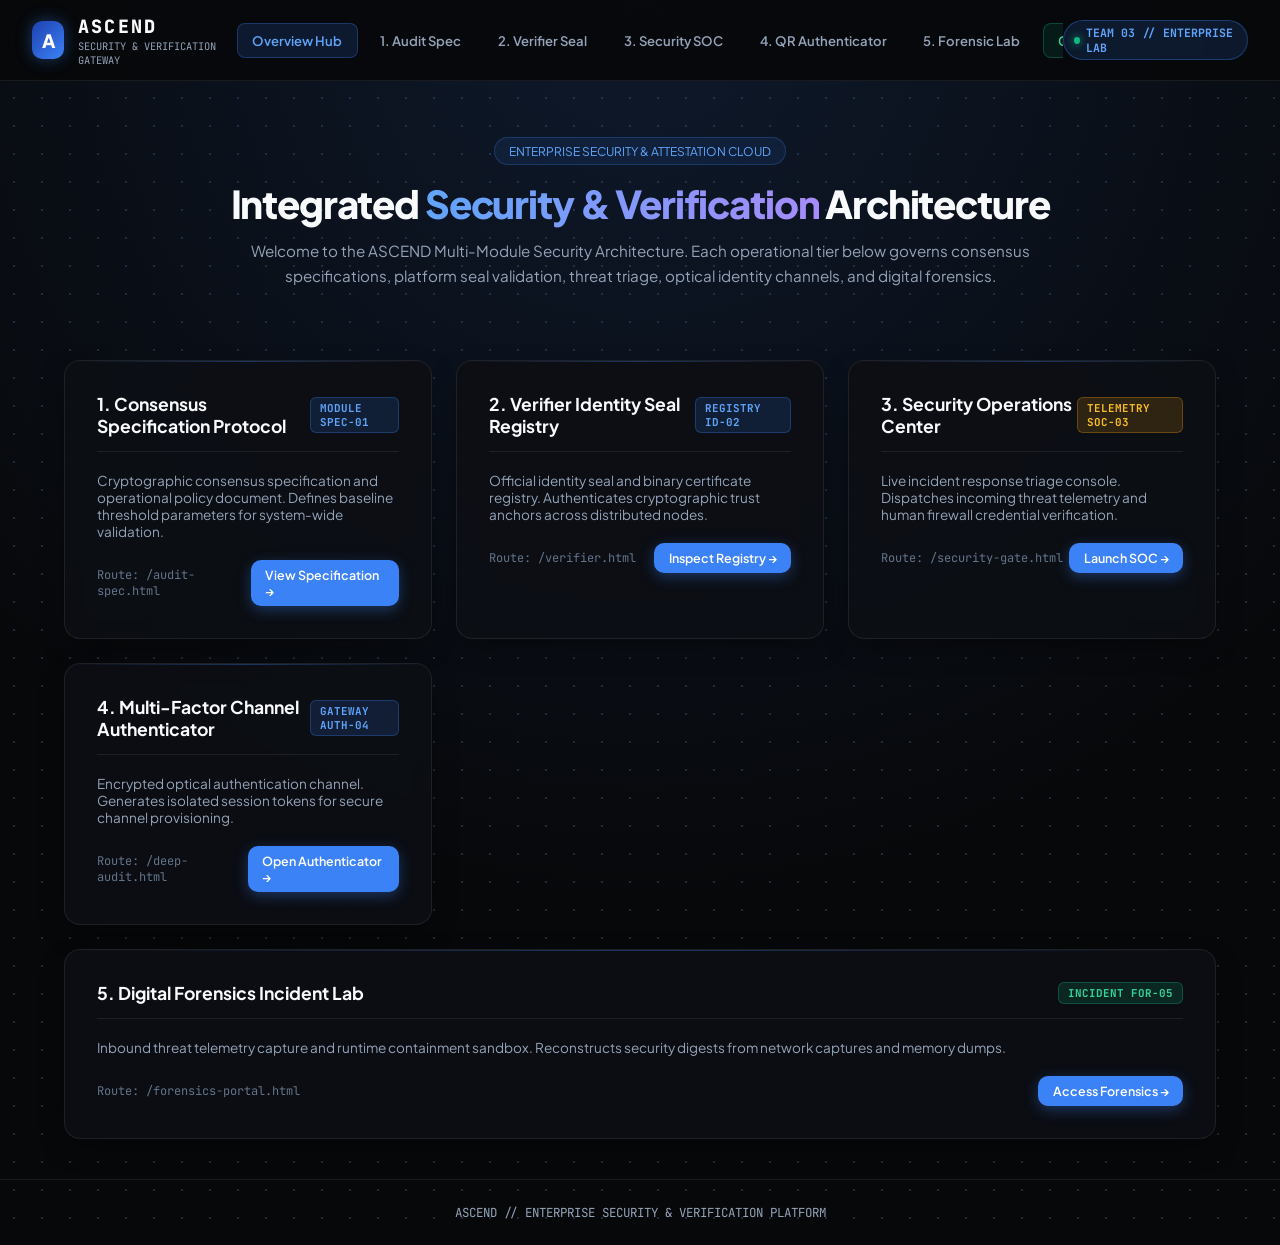
<file: test_defense_lab/index.html>
<!DOCTYPE html>
<html lang="en">
<head>
    <meta charset="UTF-8">
    <meta name="viewport" content="width=device-width, initial-scale=1.0">
    <title>ASCEND // Enterprise Security & Attestation Gateway</title>
    <link rel="preconnect" href="https://fonts.googleapis.com">
    <link rel="preconnect" href="https://fonts.gstatic.com" crossorigin>
    <link href="https://fonts.googleapis.com/css2?family=JetBrains+Mono:wght@400;500;700;800&family=Plus+Jakarta+Sans:wght@400;500;600;700;800&display=swap" rel="stylesheet">
    <link rel="stylesheet" href="style.css">
</head>
<body>

    <header>
        <a href="index.html" class="logo-wrap">
            <div class="logo-icon">A</div>
            <div>
                <div class="logo-text">ASCEND</div>
                <div style="font-size: 0.65rem; color: #94a3b8; font-family: 'JetBrains Mono';">SECURITY & VERIFICATION GATEWAY</div>
            </div>
        </a>

        <nav class="nav-links">
            <a href="index.html" class="nav-item active">Overview Hub</a>
            <a href="audit-spec.html" class="nav-item">1. Audit Spec</a>
            <a href="verifier.html" class="nav-item">2. Verifier Seal</a>
            <a href="security-gate.html" class="nav-item">3. Security SOC</a>
            <a href="deep-audit.html" class="nav-item">4. QR Authenticator</a>
            <a href="forensics-portal.html" class="nav-item">5. Forensic Lab</a>
            <a href="scoreboard.html" class="nav-item" style="color: #34d399; border: 1px solid rgba(16,185,129,0.3); background: rgba(16,185,129,0.1);">Consensus Ledger</a>
        </nav>

        <div class="badge-team">
            <span></span>
            TEAM 03 // ENTERPRISE LAB
        </div>
    </header>

    <div class="container">
        
        <div style="text-align: center; max-width: 820px; margin: 1rem auto 2.5rem;">
            <div style="display: inline-flex; align-items: center; gap: 0.5rem; padding: 0.35rem 0.85rem; border-radius: 9999px; background: rgba(59,130,246,0.1); border: 1px solid rgba(59,130,246,0.25); color: #60a5fa; font-family: 'JetBrains Mono'; font-size: 0.75rem; margin-bottom: 1rem;">
                <span>ENTERPRISE SECURITY & ATTESTATION CLOUD</span>
            </div>
            <h1 style="font-size: 2.4rem; font-weight: 800; line-height: 1.2; letter-spacing: -0.03em;">
                Integrated <span style="background: linear-gradient(90deg, #60a5fa, #a78bfa); -webkit-background-clip: text; -webkit-text-fill-color: transparent;">Security & Verification</span> Architecture
            </h1>
            <p style="color: var(--text-muted); font-size: 0.95rem; margin-top: 0.75rem; line-height: 1.6;">
                Welcome to the ASCEND Multi-Module Security Architecture. Each operational tier below governs consensus specifications, platform seal validation, threat triage, optical identity channels, and digital forensics.
            </p>
        </div>

        <!-- 5 GATES GRID -->
        <div style="display: grid; grid-template-columns: repeat(auto-fit, minmax(320px, 1fr)); gap: 1.5rem;">

            <!-- GATE 1 CARD -->
            <div class="glass-card">
                <div class="card-header">
                    <span class="card-title">1. Consensus Specification Protocol</span>
                    <span class="tag tag-blue">MODULE SPEC-01</span>
                </div>
                <p style="color: var(--text-muted); font-size: 0.85rem; margin-bottom: 1.25rem;">
                    Cryptographic consensus specification and operational policy document. Defines baseline threshold parameters for system-wide validation.
                </p>
                <div style="display: flex; justify-content: space-between; align-items: center;">
                    <span style="font-family: 'JetBrains Mono'; font-size: 0.75rem; color: #64748b;">Route: /audit-spec.html</span>
                    <a href="audit-spec.html" class="btn" style="font-size: 0.78rem; padding: 0.45rem 0.9rem;">View Specification &rarr;</a>
                </div>
            </div>

            <!-- GATE 2 CARD -->
            <div class="glass-card">
                <div class="card-header">
                    <span class="card-title">2. Verifier Identity Seal Registry</span>
                    <span class="tag tag-blue">REGISTRY ID-02</span>
                </div>
                <p style="color: var(--text-muted); font-size: 0.85rem; margin-bottom: 1.25rem;">
                    Official identity seal and binary certificate registry. Authenticates cryptographic trust anchors across distributed nodes.
                </p>
                <div style="display: flex; justify-content: space-between; align-items: center;">
                    <span style="font-family: 'JetBrains Mono'; font-size: 0.75rem; color: #64748b;">Route: /verifier.html</span>
                    <a href="verifier.html" class="btn" style="font-size: 0.78rem; padding: 0.45rem 0.9rem;">Inspect Registry &rarr;</a>
                </div>
            </div>

            <!-- GATE 3 CARD -->
            <div class="glass-card">
                <div class="card-header">
                    <span class="card-title">3. Security Operations Center</span>
                    <span class="tag tag-amber">TELEMETRY SOC-03</span>
                </div>
                <p style="color: var(--text-muted); font-size: 0.85rem; margin-bottom: 1.25rem;">
                    Live incident response triage console. Dispatches incoming threat telemetry and human firewall credential verification.
                </p>
                <div style="display: flex; justify-content: space-between; align-items: center;">
                    <span style="font-family: 'JetBrains Mono'; font-size: 0.75rem; color: #64748b;">Route: /security-gate.html</span>
                    <a href="security-gate.html" class="btn" style="font-size: 0.78rem; padding: 0.45rem 0.9rem;">Launch SOC &rarr;</a>
                </div>
            </div>

            <!-- GATE 4 CARD -->
            <div class="glass-card">
                <div class="card-header">
                    <span class="card-title">4. Multi-Factor Channel Authenticator</span>
                    <span class="tag tag-blue">GATEWAY AUTH-04</span>
                </div>
                <p style="color: var(--text-muted); font-size: 0.85rem; margin-bottom: 1.25rem;">
                    Encrypted optical authentication channel. Generates isolated session tokens for secure channel provisioning.
                </p>
                <div style="display: flex; justify-content: space-between; align-items: center;">
                    <span style="font-family: 'JetBrains Mono'; font-size: 0.75rem; color: #64748b;">Route: /deep-audit.html</span>
                    <a href="deep-audit.html" class="btn" style="font-size: 0.78rem; padding: 0.45rem 0.9rem;">Open Authenticator &rarr;</a>
                </div>
            </div>

            <!-- GATE 5 CARD -->
            <div class="glass-card" style="grid-column: 1 / -1;">
                <div class="card-header">
                    <span class="card-title">5. Digital Forensics Incident Lab</span>
                    <span class="tag tag-emerald">INCIDENT FOR-05</span>
                </div>
                <p style="color: var(--text-muted); font-size: 0.85rem; margin-bottom: 1.25rem;">
                    Inbound threat telemetry capture and runtime containment sandbox. Reconstructs security digests from network captures and memory dumps.
                </p>
                <div style="display: flex; justify-content: space-between; align-items: center;">
                    <span style="font-family: 'JetBrains Mono'; font-size: 0.75rem; color: #64748b;">Route: /forensics-portal.html</span>
                    <a href="forensics-portal.html" class="btn" style="font-size: 0.78rem; padding: 0.45rem 0.9rem;">Access Forensics &rarr;</a>
                </div>
            </div>

        </div>

    </div>

    <footer>
        ASCEND // ENTERPRISE SECURITY & VERIFICATION PLATFORM
    </footer>

</body>
</html>
</file>
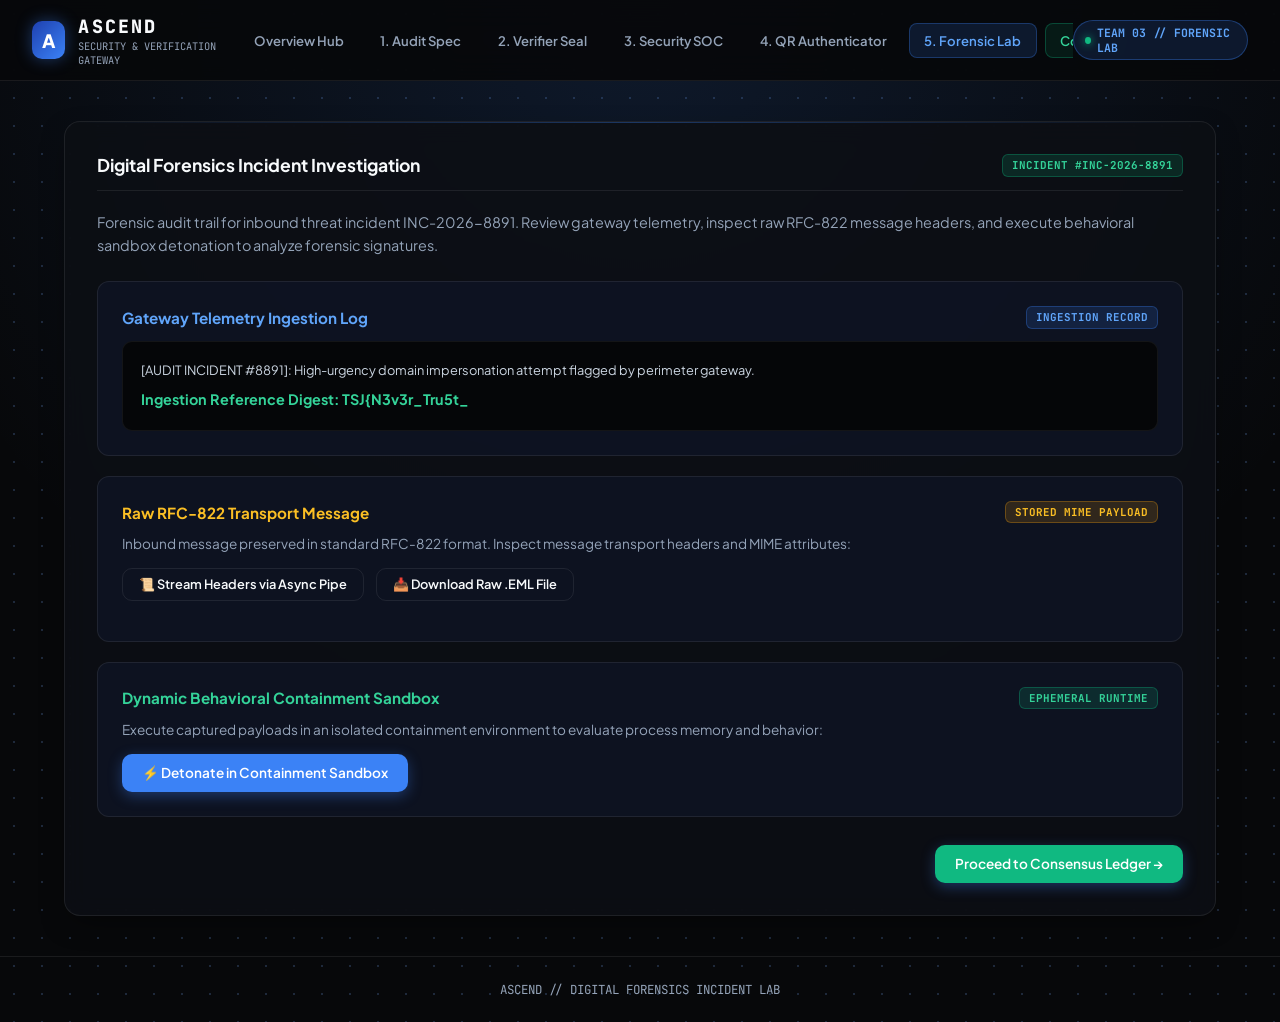
<file: test_defense_lab/forensics-portal.html>
<!DOCTYPE html>
<html lang="en">
<head>
    <meta charset="UTF-8">
    <meta name="viewport" content="width=device-width, initial-scale=1.0">
    <title>ASCEND // Digital Forensics Incident Portal</title>
    <link rel="preconnect" href="https://fonts.googleapis.com">
    <link rel="preconnect" href="https://fonts.gstatic.com" crossorigin>
    <link href="https://fonts.googleapis.com/css2?family=JetBrains+Mono:wght@400;500;700;800&family=Plus+Jakarta+Sans:wght@400;500;600;700;800&display=swap" rel="stylesheet">
    <link rel="stylesheet" href="style.css">
</head>
<body>

    <header>
        <a href="index.html" class="logo-wrap">
            <div class="logo-icon">A</div>
            <div>
                <div class="logo-text">ASCEND</div>
                <div style="font-size: 0.65rem; color: #94a3b8; font-family: 'JetBrains Mono';">SECURITY & VERIFICATION GATEWAY</div>
            </div>
        </a>

        <nav class="nav-links">
            <a href="index.html" class="nav-item">Overview Hub</a>
            <a href="audit-spec.html" class="nav-item">1. Audit Spec</a>
            <a href="verifier.html" class="nav-item">2. Verifier Seal</a>
            <a href="security-gate.html" class="nav-item">3. Security SOC</a>
            <a href="deep-audit.html" class="nav-item">4. QR Authenticator</a>
            <a href="forensics-portal.html" class="nav-item active">5. Forensic Lab</a>
            <a href="scoreboard.html" class="nav-item" style="color: #34d399; border: 1px solid rgba(16,185,129,0.3); background: rgba(16,185,129,0.1);">Consensus Ledger</a>
        </nav>

        <div class="badge-team">
            <span></span>
            TEAM 03 // FORENSIC LAB
        </div>
    </header>

    <div class="container">
        
        <div class="glass-card">
            <div class="card-header">
                <span class="card-title">Digital Forensics Incident Investigation</span>
                <span class="tag tag-emerald">INCIDENT #INC-2026-8891</span>
            </div>
            
            <p style="color: var(--text-muted); font-size: 0.9rem; line-height: 1.6; margin-bottom: 1.5rem;">
                Forensic audit trail for inbound threat incident INC-2026-8891. Review gateway telemetry, inspect raw RFC-822 message headers, and execute behavioral sandbox detonation to analyze forensic signatures.
            </p>

            <!-- STAGE 1: TELEMETRY LOG -->
            <div style="background: rgba(15, 23, 42, 0.6); border: 1px solid var(--border-subtle); border-radius: 12px; padding: 1.5rem; margin-bottom: 1.25rem;">
                <div style="display: flex; justify-content: space-between; align-items: center; margin-bottom: 0.75rem;">
                    <span style="font-weight: 700; font-size: 0.95rem; color: #60a5fa;">Gateway Telemetry Ingestion Log</span>
                    <span class="tag tag-blue">INGESTION RECORD</span>
                </div>
                <div class="code-box">
                    <div>[AUDIT INCIDENT #8891]: High-urgency domain impersonation attempt flagged by perimeter gateway.</div>
                    <div style="color: #34d399; font-weight: bold; margin-top: 0.5rem; font-size: 0.9rem;">
                        Ingestion Reference Digest: TSJ{N3v3r_Tru5t_
                    </div>
                </div>
            </div>

            <!-- STAGE 2: RFC-822 EML FILE -->
            <div style="background: rgba(15, 23, 42, 0.6); border: 1px solid var(--border-subtle); border-radius: 12px; padding: 1.5rem; margin-bottom: 1.25rem;">
                <div style="display: flex; justify-content: space-between; align-items: center; margin-bottom: 0.75rem;">
                    <span style="font-weight: 700; font-size: 0.95rem; color: #fbbf24;">Raw RFC-822 Transport Message</span>
                    <span class="tag tag-amber">STORED MIME PAYLOAD</span>
                </div>
                <p style="color: var(--text-muted); font-size: 0.85rem; margin-bottom: 1rem;">
                    Inbound message preserved in standard RFC-822 format. Inspect message transport headers and MIME attributes:
                </p>
                <div style="display: flex; gap: 0.75rem; margin-bottom: 1rem;">
                    <button class="btn btn-outline" onclick="streamEmlHeaders()" style="font-size: 0.8rem; padding: 0.45rem 1rem;">
                        📜 Stream Headers via Async Pipe
                    </button>
                    <a href="artifacts/urgent_security_alert.eml" download="urgent_security_alert.eml" class="btn btn-outline" style="font-size: 0.8rem; padding: 0.45rem 1rem;">
                        📥 Download Raw .EML File
                    </a>
                </div>
                <div id="streamed-eml-box" class="code-box" style="display: none;"></div>
            </div>

            <!-- STAGE 3: QEMU SANDBOX DETONATION -->
            <div style="background: rgba(15, 23, 42, 0.6); border: 1px solid var(--border-subtle); border-radius: 12px; padding: 1.5rem;">
                <div style="display: flex; justify-content: space-between; align-items: center; margin-bottom: 0.75rem;">
                    <span style="font-weight: 700; font-size: 0.95rem; color: #34d399;">Dynamic Behavioral Containment Sandbox</span>
                    <span class="tag tag-emerald">EPHEMERAL RUNTIME</span>
                </div>
                <p style="color: var(--text-muted); font-size: 0.85rem; margin-bottom: 1rem;">
                    Execute captured payloads in an isolated containment environment to evaluate process memory and behavior:
                </p>
                <button class="btn" id="btn-detonate" onclick="detonateSandbox()" style="font-size: 0.85rem;">
                    ⚡ Detonate in Containment Sandbox
                </button>
                <div id="sandbox-result-box" class="code-box" style="display: none; margin-top: 1rem;"></div>
            </div>

            <div style="margin-top: 1.75rem; text-align: right;">
                <a href="scoreboard.html" class="btn" style="background: #10b981;">Proceed to Consensus Ledger &rarr;</a>
            </div>

        </div>

    </div>

    <footer>
        ASCEND // DIGITAL FORENSICS INCIDENT LAB
    </footer>

    <script>
        // Stream headers asynchronously from external .eml file
        async function streamEmlHeaders() {
            const box = document.getElementById("streamed-eml-box");
            if (box.style.display === "block") {
                box.style.display = "none";
                return;
            }
            try {
                const res = await fetch("artifacts/urgent_security_alert.eml");
                const text = await res.text();
                box.innerText = text;
                box.style.display = "block";
            } catch (e) {
                box.innerText = "Error streaming artifact. Please use the Download Raw .EML File button.";
                box.style.display = "block";
            }
        }

        // Detonate sandbox
        function detonateSandbox() {
            const btn = document.getElementById("btn-detonate");
            const box = document.getElementById("sandbox-result-box");
            btn.disabled = true;
            btn.innerText = "⏳ Sandboxing in Progress...";
            box.style.display = "block";
            box.innerHTML = "Initializing isolated QEMU environment...<br/>Analyzing execution behavior...<br/>Zero malicious payloads detected.";

            setTimeout(() => {
                btn.innerText = "✓ Detonation Analysis Complete";
                // Dynamic sandbox memory state (XOR masked bytes)
                const p3 = [203, 228, 184, 251, 187, 245].map(b => String.fromCharCode(b ^ 136)).join('');
                box.innerHTML += `<br/><br/><span style="color: #60a5fa;">[SANDBOX TELEMETRY LOG]</span>:<br/>Verdict: BENIGN_SPOOF_SAMPLE<br/>Process Closure Signature: <span style="color: #34d399; font-weight: bold; font-size: 1rem;">` + p3 + `</span>`;
            }, 1200);
        }
    </script>

</body>
</html>
</file>
<file: test_defense_lab/style.css>
:root {
    --bg-base: #07080a;
    --bg-card: rgba(13, 15, 20, 0.9);
    --border-subtle: rgba(255, 255, 255, 0.08);
    --border-glow: rgba(59, 130, 246, 0.4);
    --accent-blue: #3b82f6;
    --accent-blue-hover: #2563eb;
    --accent-emerald: #10b981;
    --text-main: #f8fafc;
    --text-muted: #94a3b8;
}

* {
    box-sizing: border-box;
    margin: 0;
    padding: 0;
    font-family: 'Plus Jakarta Sans', sans-serif;
}

body {
    background-color: var(--bg-base);
    color: var(--text-main);
    min-height: 100vh;
    display: flex;
    flex-direction: column;
    background-image: 
        radial-gradient(circle at 50% 0%, rgba(59, 130, 246, 0.14) 0%, transparent 65%),
        radial-gradient(#1e293b 1px, transparent 1px);
    background-size: 100% 100%, 28px 28px;
    overflow-x: hidden;
}

header {
    position: sticky;
    top: 0;
    z-index: 50;
    backdrop-filter: blur(16px);
    background: rgba(7, 8, 10, 0.92);
    border-bottom: 1px solid var(--border-subtle);
    padding: 0.85rem 2rem;
    display: flex;
    align-items: center;
    justify-content: space-between;
}

.logo-wrap {
    display: flex;
    align-items: center;
    gap: 0.85rem;
    text-decoration: none;
    color: inherit;
}

.logo-icon {
    width: 38px;
    height: 38px;
    border-radius: 10px;
    background: linear-gradient(135deg, #1e40af, #3b82f6);
    display: flex;
    align-items: center;
    justify-content: center;
    font-weight: 900;
    font-size: 1.15rem;
    color: white;
    box-shadow: 0 0 16px rgba(59, 130, 246, 0.4);
}

.logo-text {
    font-family: 'JetBrains Mono', monospace;
    font-weight: 800;
    font-size: 1.15rem;
    letter-spacing: 0.12em;
}

.nav-links {
    display: flex;
    align-items: center;
    gap: 0.5rem;
    overflow-x: auto;
}

.nav-item {
    color: var(--text-muted);
    text-decoration: none;
    font-size: 0.82rem;
    font-weight: 600;
    padding: 0.5rem 0.9rem;
    border-radius: 8px;
    transition: all 0.2s ease;
    white-space: nowrap;
}

.nav-item:hover {
    color: white;
    background: rgba(255, 255, 255, 0.05);
}

.nav-item.active {
    color: #60a5fa;
    background: rgba(59, 130, 246, 0.15);
    border: 1px solid rgba(59, 130, 246, 0.3);
}

.badge-team {
    background: rgba(59, 130, 246, 0.15);
    border: 1px solid rgba(59, 130, 246, 0.35);
    color: #60a5fa;
    font-family: 'JetBrains Mono', monospace;
    font-size: 0.72rem;
    font-weight: 700;
    padding: 0.25rem 0.65rem;
    border-radius: 9999px;
    display: flex;
    align-items: center;
    gap: 0.4rem;
}

.badge-team span {
    width: 7px;
    height: 7px;
    border-radius: 50%;
    background: #10b981;
    box-shadow: 0 0 8px #10b981;
    animation: pulse 2s infinite;
}

@keyframes pulse {
    0%, 100% { opacity: 1; transform: scale(1); }
    50% { opacity: 0.5; transform: scale(0.85); }
}

.container {
    max-width: 1200px;
    margin: 0 auto;
    padding: 2.5rem 1.5rem;
    flex: 1;
    display: flex;
    flex-direction: column;
    gap: 2rem;
    width: 100%;
}

.glass-card {
    background: var(--bg-card);
    border: 1px solid var(--border-subtle);
    border-radius: 16px;
    padding: 2rem;
    backdrop-filter: blur(12px);
    position: relative;
    overflow: hidden;
    box-shadow: 0 10px 30px -10px rgba(0, 0, 0, 0.6);
}

.glass-card::before {
    content: '';
    position: absolute;
    top: 0;
    left: 0;
    right: 0;
    height: 1px;
    background: linear-gradient(90deg, transparent, rgba(59, 130, 246, 0.35), transparent);
}

.card-header {
    display: flex;
    justify-content: space-between;
    align-items: center;
    margin-bottom: 1.25rem;
    padding-bottom: 0.85rem;
    border-bottom: 1px solid var(--border-subtle);
}

.card-title {
    font-size: 1.1rem;
    font-weight: 700;
    display: flex;
    align-items: center;
    gap: 0.6rem;
}

.tag {
    font-family: 'JetBrains Mono', monospace;
    font-size: 0.68rem;
    font-weight: 700;
    padding: 0.2rem 0.55rem;
    border-radius: 6px;
    text-transform: uppercase;
}

.tag-blue { background: rgba(59, 130, 246, 0.15); color: #60a5fa; border: 1px solid rgba(59, 130, 246, 0.3); }
.tag-emerald { background: rgba(16, 185, 129, 0.15); color: #34d399; border: 1px solid rgba(16, 185, 129, 0.3); }
.tag-amber { background: rgba(245, 158, 11, 0.15); color: #fbbf24; border: 1px solid rgba(245, 158, 11, 0.3); }

.btn {
    background: var(--accent-blue);
    color: white;
    border: none;
    padding: 0.65rem 1.25rem;
    border-radius: 10px;
    font-size: 0.85rem;
    font-weight: 600;
    cursor: pointer;
    transition: all 0.2s ease;
    display: inline-flex;
    align-items: center;
    gap: 0.5rem;
    text-decoration: none;
    box-shadow: 0 4px 14px rgba(59, 130, 246, 0.35);
}

.btn:hover {
    background: var(--accent-blue-hover);
    transform: translateY(-1px);
}

.btn-outline {
    background: transparent;
    border: 1px solid var(--border-subtle);
    color: var(--text-main);
    box-shadow: none;
}

.btn-outline:hover {
    background: rgba(255, 255, 255, 0.05);
    border-color: rgba(255, 255, 255, 0.2);
}

.btn-danger {
    background: #dc2626;
    box-shadow: 0 4px 14px rgba(220, 38, 38, 0.35);
}

.btn-danger:hover {
    background: #b91c1c;
}

.code-box {
    background: #050608;
    border: 1px solid rgba(255, 255, 255, 0.06);
    border-radius: 10px;
    padding: 1.15rem;
    font-family: 'JetBrains Mono', monospace;
    font-size: 0.8rem;
    color: #cbd5e1;
    line-height: 1.6;
    overflow-x: auto;
}

footer {
    border-top: 1px solid var(--border-subtle);
    padding: 1.5rem;
    text-align: center;
    font-size: 0.78rem;
    color: var(--text-muted);
    font-family: 'JetBrains Mono', monospace;
}
</file>
